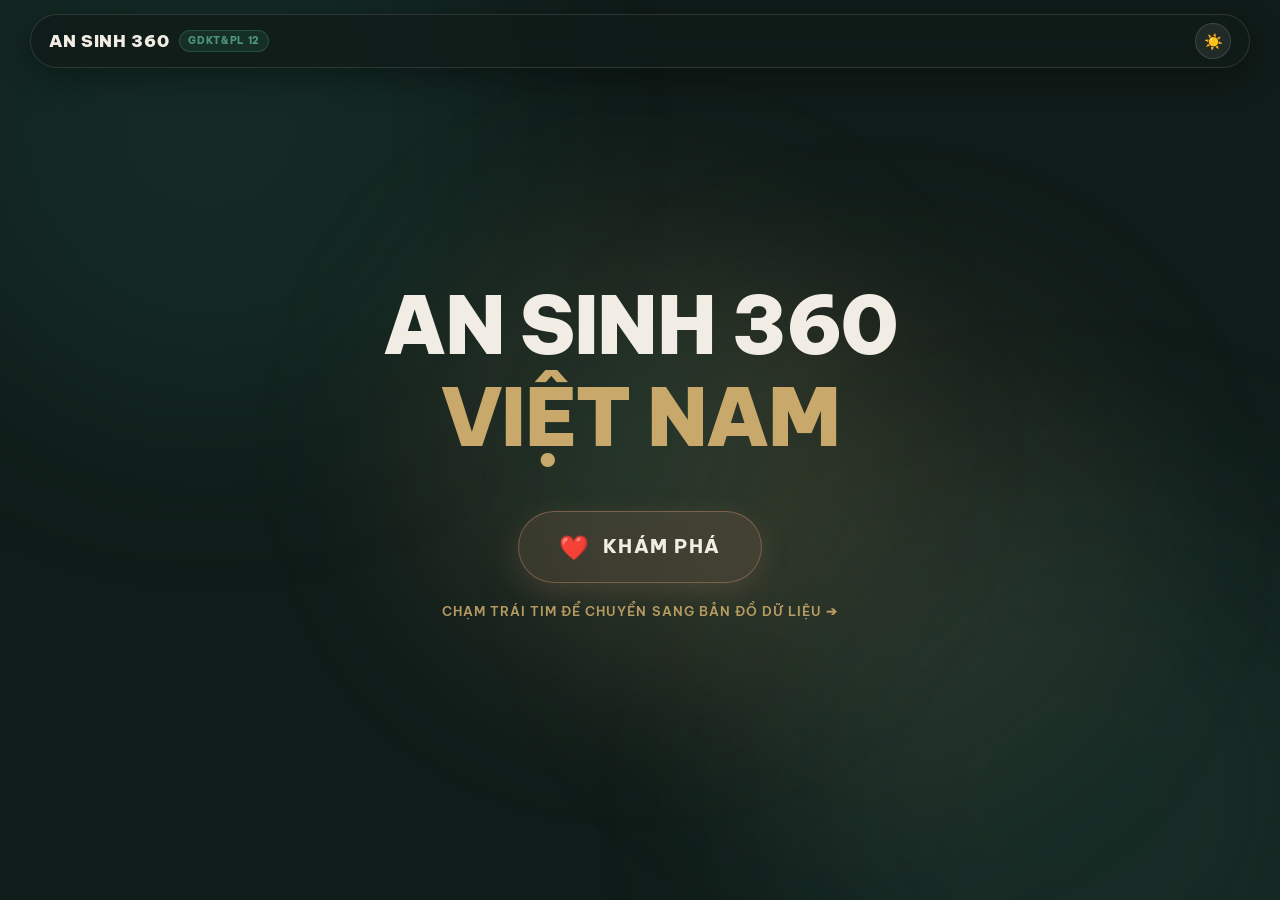
<file: index.html>
<!DOCTYPE html>
<html lang="vi" data-theme="dark">
<head>
  <meta charset="UTF-8" />
  <meta name="viewport" content="width=device-width, initial-scale=1.0" />
  <title>An Sinh 360 - Việt Nam | Môn GDKT&PL 12</title>
  <link rel="stylesheet" href="css/style.css" />
  <script>
    // Khởi tạo theme sớm để tránh chớp màn hình
    const savedTheme = localStorage.getItem('as360_theme') || 'dark';
    document.documentElement.setAttribute('data-theme', savedTheme);
  </script>
</head>
<body>
  <!-- Aurora Background -->
  <div class="aurora-container" aria-hidden="true">
    <div class="aurora-blob aurora-1"></div>
    <div class="aurora-blob aurora-2"></div>
    <div class="aurora-blob aurora-3"></div>
  </div>

  <!-- Minimal Header for Home -->
  <header class="site-header">
    <div class="nav-wrapper">
      <a href="index.html" class="nav-brand">
        <span>AN SINH 360</span>
        <span class="nav-brand-tag">GDKT&PL 12</span>
      </a>
      <div class="nav-actions">
        <button class="theme-toggle-btn" aria-label="Đổi giao diện Sáng / Tối" title="Đổi giao diện">☀️</button>
      </div>
    </div>
  </header>

  <!-- Hero Content (Tối giản theo yêu cầu mục 0) -->
  <main class="hero-wrapper">
    <div class="hero-glow-sphere" aria-hidden="true"></div>

    <h1 class="hero-title">
      <span class="hero-title-top">AN SINH 360</span>
      <span class="hero-title-bottom">VIỆT NAM</span>
    </h1>

    <a href="Trang con/map.html" class="hero-heart-btn" id="explore-btn" aria-label="Khám phá An Sinh 360">
      <span class="heart-icon">❤️</span>
      <span>Khám phá</span>
    </a>

    <div class="hero-hint">
      Chạm trái tim để chuyển sang Bản đồ dữ liệu ➔
    </div>
  </main>

  <script src="js/main.js"></script>
</body>
</html>
</file>
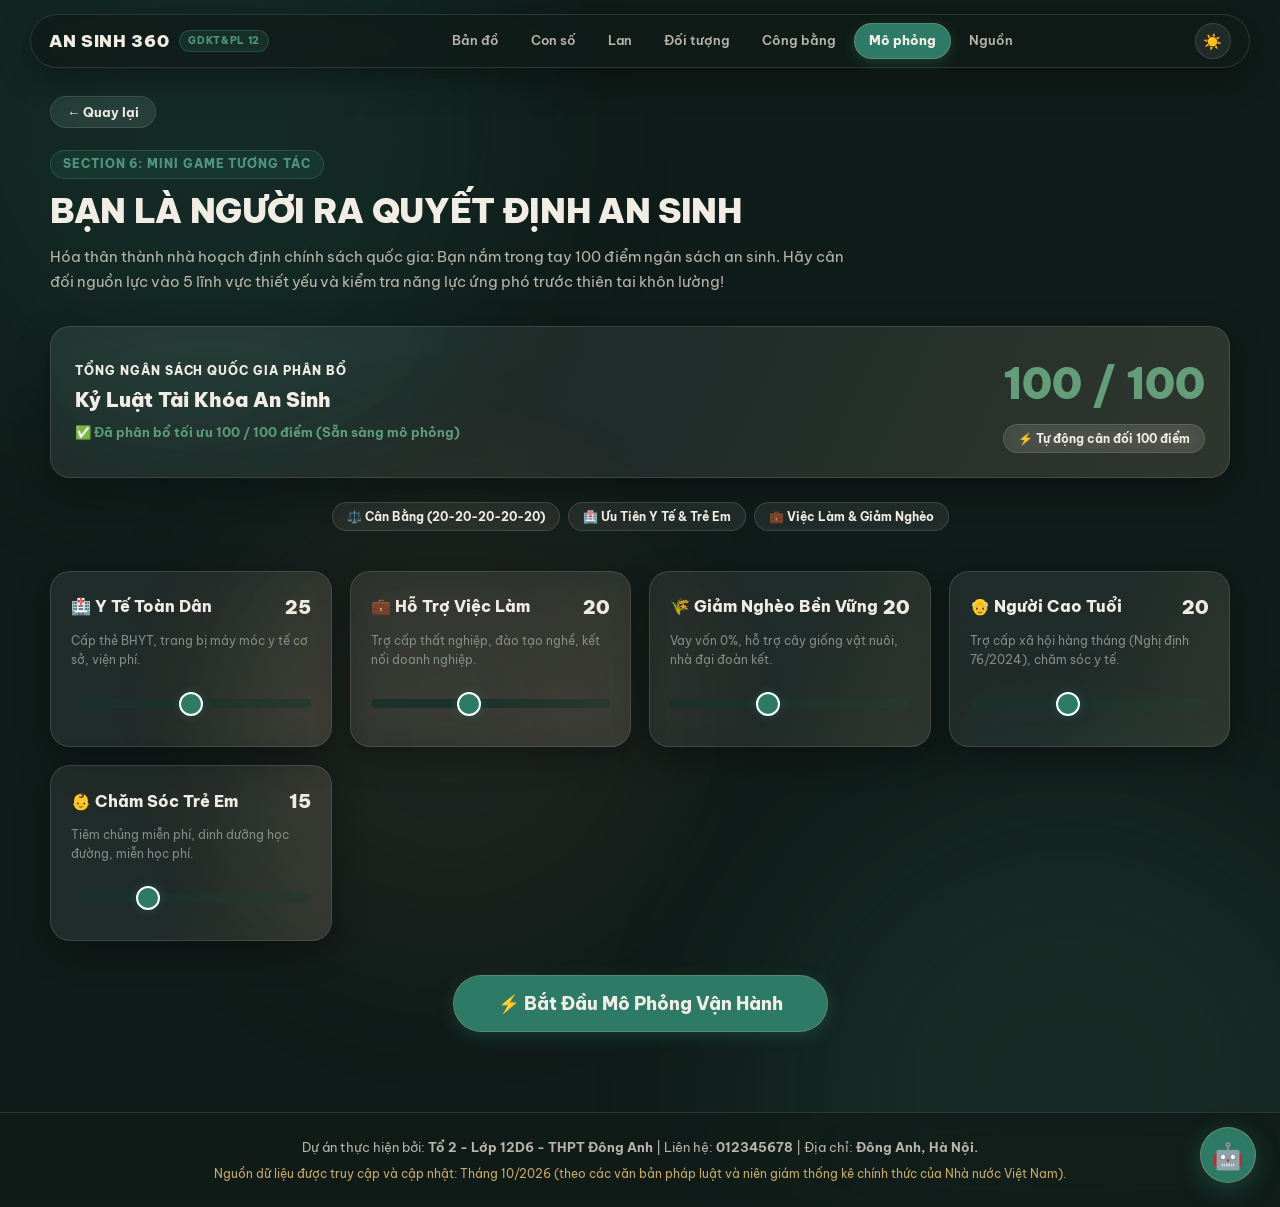
<file: Trang con/game.html>
<!DOCTYPE html>
<html lang="vi" data-theme="dark">
<head>
  <meta charset="UTF-8" />
  <meta name="viewport" content="width=device-width, initial-scale=1.0" />
  <title>Mô Phỏng Ra Quyết Định | An Sinh 360 - Việt Nam</title>
  <link rel="stylesheet" href="../css/style.css" />
  <script>
    const savedTheme = localStorage.getItem('as360_theme') || 'dark';
    document.documentElement.setAttribute('data-theme', savedTheme);
  </script>
</head>
<body>
  <!-- Aurora Background -->
  <div class="aurora-container" aria-hidden="true">
    <div class="aurora-blob aurora-1"></div>
    <div class="aurora-blob aurora-4"></div>
    <div class="aurora-blob aurora-2"></div>
  </div>

  <!-- Global Header -->
  <header class="site-header">
    <div class="nav-wrapper">
      <a href="../index.html" class="nav-brand">
        <span>AN SINH 360</span>
        <span class="nav-brand-tag">GDKT&PL 12</span>
      </a>

      <ul class="nav-menu">
        <li><a href="map.html" class="nav-link">Bản đồ</a></li>
        <li><a href="numbers.html" class="nav-link">Con số</a></li>
        <li><a href="lan.html" class="nav-link">Lan</a></li>
        <li><a href="people.html" class="nav-link">Đối tượng</a></li>
        <li><a href="fairness.html" class="nav-link">Công bằng</a></li>
        <li><a href="game.html" class="nav-link active">Mô phỏng</a></li>
        <li><a href="sources.html" class="nav-link">Nguồn</a></li>
      </ul>

      <div class="nav-actions">
        <button class="theme-toggle-btn" aria-label="Đổi giao diện Sáng / Tối" title="Đổi giao diện">☀️</button>
        <button class="mobile-toggle-btn" aria-label="Mở menu điều hướng">☰</button>
      </div>
    </div>

    <!-- Mobile Drawer -->
    <div class="mobile-drawer">
      <a href="../index.html" class="nav-link">Trang chủ</a>
      <a href="map.html" class="nav-link">Bản đồ</a>
      <a href="numbers.html" class="nav-link">Con số</a>
      <a href="lan.html" class="nav-link">Lan</a>
      <a href="people.html" class="nav-link">Đối tượng</a>
      <a href="fairness.html" class="nav-link">Công bằng</a>
      <a href="game.html" class="nav-link active">Mô phỏng</a>
      <a href="sources.html" class="nav-link">Nguồn</a>
    </div>
  </header>

  <!-- Main Content -->
  <main class="main-content">
    <div class="back-btn-container">
      <button class="back-button" onclick="goBack()" aria-label="Quay lại trang trước">
        ← Quay lại
      </button>
    </div>

    <div class="section-badge">Section 6: Mini Game Tương Tác</div>
    <h1 class="section-title">BẠN LÀ NGƯỜI RA QUYẾT ĐỊNH AN SINH</h1>
    <p class="section-subtitle">
      Hóa thân thành nhà hoạch định chính sách quốc gia: Bạn nắm trong tay 100 điểm ngân sách an sinh. Hãy cân đối nguồn lực vào 5 lĩnh vực thiết yếu và kiểm tra năng lực ứng phó trước thiên tai khôn lường!
    </p>

    <!-- Game Dashboard -->
    <div class="game-dashboard">
      <!-- Meter Card (Khung Động) -->
      <div class="dynamic-frame budget-meter-card">
        <div style="flex: 1;">
          <div style="font-size: 0.75rem; font-weight: 800; text-transform: uppercase; color: var(--accent-cyan); letter-spacing: 0.08em; margin-bottom: 4px;">
            Tổng Ngân Sách Quốc Gia Phân Bổ
          </div>
          <h2 style="font-size: 1.25rem; font-weight: 900;">Kỷ Luật Tài Khóa An Sinh</h2>
          <div id="budget-status-text" style="font-size: 0.825rem; font-weight: 700; margin-top: 6px; color: var(--color-success);">
            ✅ Đã phân bổ 100 / 100 điểm (Hợp lệ, sẵn sàng mô phỏng)
          </div>
        </div>

        <div style="text-align: right;">
          <div class="budget-score" id="budget-total">
            100 / 100
          </div>
          <button type="button" id="auto-balance-btn" class="glass-btn" style="padding: 6px 14px; font-size: 0.75rem; border-radius: 999px; margin-top: 6px; background: rgba(255,255,255,0.08);">
            ⚡ Tự động cân đối 100 điểm
          </button>
        </div>
      </div>

      <!-- Quick Preset Suggestions -->
      <div style="display: flex; gap: 8px; flex-wrap: wrap; margin-bottom: 16px; justify-content: center;">
        <button type="button" class="glass-btn preset-btn" data-preset="balanced" style="font-size: 0.75rem; padding: 6px 14px; border-radius: 999px;">
          ⚖️ Cân Bằng (20-20-20-20-20)
        </button>
        <button type="button" class="glass-btn preset-btn" data-preset="health" style="font-size: 0.75rem; padding: 6px 14px; border-radius: 999px;">
          🏥 Ưu Tiên Y Tế & Trẻ Em
        </button>
        <button type="button" class="glass-btn preset-btn" data-preset="growth" style="font-size: 0.75rem; padding: 6px 14px; border-radius: 999px;">
          💼 Việc Làm & Giảm Nghèo
        </button>
      </div>

      <!-- 5 Sliders Grid (Khung Động) -->
      <div class="game-sliders-grid">
        <!-- 1. Y tế -->
        <div class="dynamic-frame game-slider-card">
          <div style="display: flex; justify-content: space-between; align-items: center; margin-bottom: 8px;">
            <span style="font-weight: 800; font-size: 1rem;">🏥 Y Tế Toàn Dân</span>
            <span id="val-yte" style="font-weight: 900; color: var(--accent-cyan); font-size: 1.2rem;">25</span>
          </div>
          <div style="font-size: 0.75rem; color: var(--text-muted); margin-bottom: 12px;">
            Cấp thẻ BHYT, trang bị máy móc y tế cơ sở, viện phí.
          </div>
          <input type="range" min="0" max="50" value="25" class="slider-input" id="slider-yte" aria-label="Ngân sách Y tế" />
        </div>

        <!-- 2. Việc làm -->
        <div class="dynamic-frame game-slider-card">
          <div style="display: flex; justify-content: space-between; align-items: center; margin-bottom: 8px;">
            <span style="font-weight: 800; font-size: 1rem;">💼 Hỗ Trợ Việc Làm</span>
            <span id="val-vieclam" style="font-weight: 900; color: var(--accent-indigo); font-size: 1.2rem;">20</span>
          </div>
          <div style="font-size: 0.75rem; color: var(--text-muted); margin-bottom: 12px;">
            Trợ cấp thất nghiệp, đào tạo nghề, kết nối doanh nghiệp.
          </div>
          <input type="range" min="0" max="50" value="20" class="slider-input" id="slider-vieclam" aria-label="Ngân sách Việc làm" />
        </div>

        <!-- 3. Giảm nghèo -->
        <div class="dynamic-frame game-slider-card">
          <div style="display: flex; justify-content: space-between; align-items: center; margin-bottom: 8px;">
            <span style="font-weight: 800; font-size: 1rem;">🌾 Giảm Nghèo Bền Vững</span>
            <span id="val-giamngheo" style="font-weight: 900; color: var(--accent-teal); font-size: 1.2rem;">20</span>
          </div>
          <div style="font-size: 0.75rem; color: var(--text-muted); margin-bottom: 12px;">
            Vay vốn 0%, hỗ trợ cây giống vật nuôi, nhà đại đoàn kết.
          </div>
          <input type="range" min="0" max="50" value="20" class="slider-input" id="slider-giamngheo" aria-label="Ngân sách Giảm nghèo" />
        </div>

        <!-- 4. Người già -->
        <div class="dynamic-frame game-slider-card">
          <div style="display: flex; justify-content: space-between; align-items: center; margin-bottom: 8px;">
            <span style="font-weight: 800; font-size: 1rem;">👴 Người Cao Tuổi</span>
            <span id="val-nguoigia" style="font-weight: 900; color: var(--accent-amber); font-size: 1.2rem;">20</span>
          </div>
          <div style="font-size: 0.75rem; color: var(--text-muted); margin-bottom: 12px;">
            Trợ cấp xã hội hàng tháng (Nghị định 76/2024), chăm sóc y tế.
          </div>
          <input type="range" min="0" max="50" value="20" class="slider-input" id="slider-nguoigia" aria-label="Ngân sách Người già" />
        </div>

        <!-- 5. Trẻ em -->
        <div class="dynamic-frame game-slider-card">
          <div style="display: flex; justify-content: space-between; align-items: center; margin-bottom: 8px;">
            <span style="font-weight: 800; font-size: 1rem;">👶 Chăm Sóc Trẻ Em</span>
            <span id="val-treem" style="font-weight: 900; color: var(--accent-emerald); font-size: 1.2rem;">15</span>
          </div>
          <div style="font-size: 0.75rem; color: var(--text-muted); margin-bottom: 12px;">
            Tiêm chủng miễn phí, dinh dưỡng học đường, miễn học phí.
          </div>
          <input type="range" min="0" max="50" value="15" class="slider-input" id="slider-treem" aria-label="Ngân sách Trẻ em" />
        </div>
      </div>

      <!-- Action Button -->
      <div style="text-align: center; margin: 10px 0 20px;">
        <button class="glass-btn btn-primary" id="start-sim-btn" style="padding: 16px 44px; font-size: 1.1rem; border-radius: 999px;">
          ⚡ Bắt Đầu Mô Phỏng Vận Hành
        </button>
      </div>

      <!-- Results Section (Khung Động) -->
      <div id="normal-result-section" class="dynamic-frame" style="display: none; padding: 32px; border-color: rgba(20, 184, 166, 0.4);">
        <div id="result-badge" class="section-badge" style="background: rgba(16, 185, 129, 0.15); color: var(--accent-emerald); border-color: rgba(16, 185, 129, 0.3);">
          Kết Quả Vận Hành 1 Năm Bình Yên
        </div>
        <h2 id="result-title" class="section-title" style="font-size: 1.6rem; margin-bottom: 16px;">
          ĐÁNH GIÁ CHỈ SỐ PHÁT TRIỂN XÃ HỘI
        </h2>

        <!-- Alert note if disaster happened and was recovered -->
        <div id="result-disaster-alert" style="display: none; padding: 14px 18px; border-radius: 12px; background: rgba(239, 68, 68, 0.15); border: 1px solid rgba(239, 68, 68, 0.4); margin-bottom: 20px; font-size: 0.875rem; color: #fca5a5;">
          <strong>🛡️ Phục hồi khẩn cấp:</strong> Đã phân bổ thành công <strong>30 điểm Quỹ dự phòng an sinh</strong> (Y tế khẩn cấp: +<span id="disaster-res-yte">15</span> điểm | Cứu trợ giảm nghèo: +<span id="disaster-res-giamngheo">15</span> điểm) giúp đất nước đứng vững sau bão!
        </div>

        <div style="display: grid; grid-template-columns: repeat(auto-fit, minmax(220px, 1fr)); gap: 14px; margin-bottom: 24px;">
          <!-- 1. Y tế -->
          <div class="result-metric-card" id="card-result-yte">
            <div>
              <div style="font-size: 0.75rem; color: var(--text-muted); font-weight: 700;">Chỉ Số Sức Khỏe</div>
              <div style="font-weight: 800; font-size: 1.05rem;">Bao Phủ Y Tế</div>
              <div id="desc-result-yte" style="font-size: 0.7rem; color: var(--text-muted); margin-top: 2px;">95% dân số có BHYT</div>
            </div>
            <div id="val-result-yte" class="arrow-up">↑ 95%</div>
          </div>

          <!-- 2. Thất nghiệp -->
          <div class="result-metric-card" id="card-result-vieclam">
            <div>
              <div style="font-size: 0.75rem; color: var(--text-muted); font-weight: 700;">Tỷ Lệ Lao Động</div>
              <div style="font-weight: 800; font-size: 1.05rem;">Thất Nghiệp</div>
              <div id="desc-result-vieclam" style="font-size: 0.7rem; color: var(--text-muted); margin-top: 2px;">Thị trường ổn định</div>
            </div>
            <div id="val-result-vieclam" class="arrow-down">↓ 2,1%</div>
          </div>

          <!-- 3. Giảm nghèo -->
          <div class="result-metric-card" id="card-result-giamngheo">
            <div>
              <div style="font-size: 0.75rem; color: var(--text-muted); font-weight: 700;">Xóa Đói Giảm Nghèo</div>
              <div style="font-weight: 800; font-size: 1.05rem;">Hộ Thoát Nghèo</div>
              <div id="desc-result-giamngheo" style="font-size: 0.7rem; color: var(--text-muted); margin-top: 2px;">Tín dụng chính sách</div>
            </div>
            <div id="val-result-giamngheo" class="arrow-up">↑ 92%</div>
          </div>

          <!-- 4. Người già -->
          <div class="result-metric-card" id="card-result-nguoigia">
            <div>
              <div style="font-size: 0.75rem; color: var(--text-muted); font-weight: 700;">Hạnh Phúc Tuổi Già</div>
              <div style="font-weight: 800; font-size: 1.05rem;">Trợ Cấp Người Già</div>
              <div id="desc-result-nguoigia" style="font-size: 0.7rem; color: var(--text-muted); margin-top: 2px;">Trợ cấp 500k & BHYT</div>
            </div>
            <div id="val-result-nguoigia" class="arrow-up">↑ 89%</div>
          </div>

          <!-- 5. Trẻ em -->
          <div class="result-metric-card" id="card-result-treem">
            <div>
              <div style="font-size: 0.75rem; color: var(--text-muted); font-weight: 700;">Thế Hệ Tương Lai</div>
              <div style="font-weight: 800; font-size: 1.05rem;">Quyền Trẻ Em</div>
              <div id="desc-result-treem" style="font-size: 0.7rem; color: var(--text-muted); margin-top: 2px;">Tiêm chủng & học đường</div>
            </div>
            <div id="val-result-treem" class="arrow-up">↑ 96%</div>
          </div>
        </div>

        <div id="res-commentary" style="background: rgba(255,255,255,0.05); border-radius: 14px; padding: 18px; font-size: 0.9rem; line-height: 1.6; color: var(--text-secondary);">
          <strong>Đúc kết bài học (GDKT&PL 12):</strong> Ngân sách an sinh xã hội được phân bổ cân bằng và khoa học giúp nền kinh tế vận hành hài hòa: Nâng cao chất lượng nguồn nhân lực, giữ vững trật tự an toàn xã hội và tạo bệ phóng phát triển kinh tế bền vững!
        </div>

        <div style="margin-top: 16px; text-align: center;">
          <a href="sources.html" class="source-badge-link">
            Xem cơ sở dữ liệu & Văn bản pháp luật chi tiết ↗
          </a>
        </div>
      </div>
    </div>
  </main>

  <!-- Random Disaster Alert Modal -->
  <div class="modal-backdrop" id="disaster-modal" role="dialog" aria-modal="true">
    <div class="modal-dialog disaster-alert-modal">
      <div style="font-size: 3.5rem; margin-bottom: 12px;">🚨</div>
      <h2 style="font-size: 1.8rem; font-weight: 900; margin-bottom: 8px;">
        CẢNH BÁO: SIÊU BÃO CÀN QUÉT!
      </h2>
      <p style="font-size: 0.95rem; margin-bottom: 20px; opacity: 0.95; line-height: 1.5;">
        Cơn bão lịch sử đổ bộ làm sập đổ nhiều trạm y tế và cuốn trôi mùa màng của hàng nghìn hộ nông dân!
        <br />
        <strong>Ngân sách Y tế = 0 | Ngân sách Giảm nghèo = 0</strong>
      </p>

      <!-- Quỹ dự phòng 30 điểm -->
      <div style="background: rgba(0, 0, 0, 0.35); border-radius: 20px; padding: 22px; margin-bottom: 24px; text-align: left;">
        <div style="display: flex; justify-content: space-between; align-items: center; margin-bottom: 16px;">
          <span style="font-weight: 800; font-size: 1.1rem; color: #fde047;">🛡️ KÍCH HOẠT QUỸ DỰ PHÒNG KHẨN CẤP</span>
          <span id="res-total" style="font-weight: 900; font-size: 1.2rem; color: #ffffff;">30 / 30 điểm</span>
        </div>

        <!-- Reserve Y tế -->
        <div style="margin-bottom: 14px;">
          <div style="display: flex; justify-content: space-between; font-size: 0.85rem; font-weight: 700; margin-bottom: 4px;">
            <span>Y tế khẩn cấp:</span>
            <span id="res-val-yte">15</span>
          </div>
          <input type="range" min="5" max="25" value="15" class="slider-input" id="res-slider-yte" aria-label="Quỹ Y tế khẩn cấp" />
        </div>

        <!-- Reserve Giảm nghèo -->
        <div>
          <div style="display: flex; justify-content: space-between; font-size: 0.85rem; font-weight: 700; margin-bottom: 4px;">
            <span>Cứu trợ giảm nghèo bão lũ:</span>
            <span id="res-val-giamngheo">15</span>
          </div>
          <input type="range" min="5" max="25" value="15" class="slider-input" id="res-slider-giamngheo" aria-label="Quỹ Cứu trợ giảm nghèo" />
        </div>
      </div>

      <button class="glass-btn" id="confirm-reserve-btn" style="background: #ffffff; color: #ef4444; font-weight: 900; padding: 14px 36px; border-radius: 999px; font-size: 1rem;">
        Phân Bổ Lại Quỹ Dự Phòng & Cứu Trợ
      </button>
    </div>
  </div>

  <!-- Global Footer -->
  <footer class="site-footer">
    <div class="footer-content">
      Dự án thực hiện bởi: <strong>Tổ 2 - Lớp 12D6 - THPT Đông Anh</strong> | Liên hệ: <strong>012345678</strong> | Địa chỉ: <strong>Đông Anh, Hà Nội.</strong>
      <div style="font-size: 0.725rem; color: var(--color-accent); margin-top: 6px;">
        Nguồn dữ liệu được truy cập và cập nhật: Tháng 10/2026 (theo các văn bản pháp luật và niên giám thống kê chính thức của Nhà nước Việt Nam).
      </div>
    </div>
  </footer>

  <script src="../js/main.js"></script>
  <script src="../js/game.js"></script>
  <script src="../js/chatbot.js"></script>
</body>
</html>
</file>
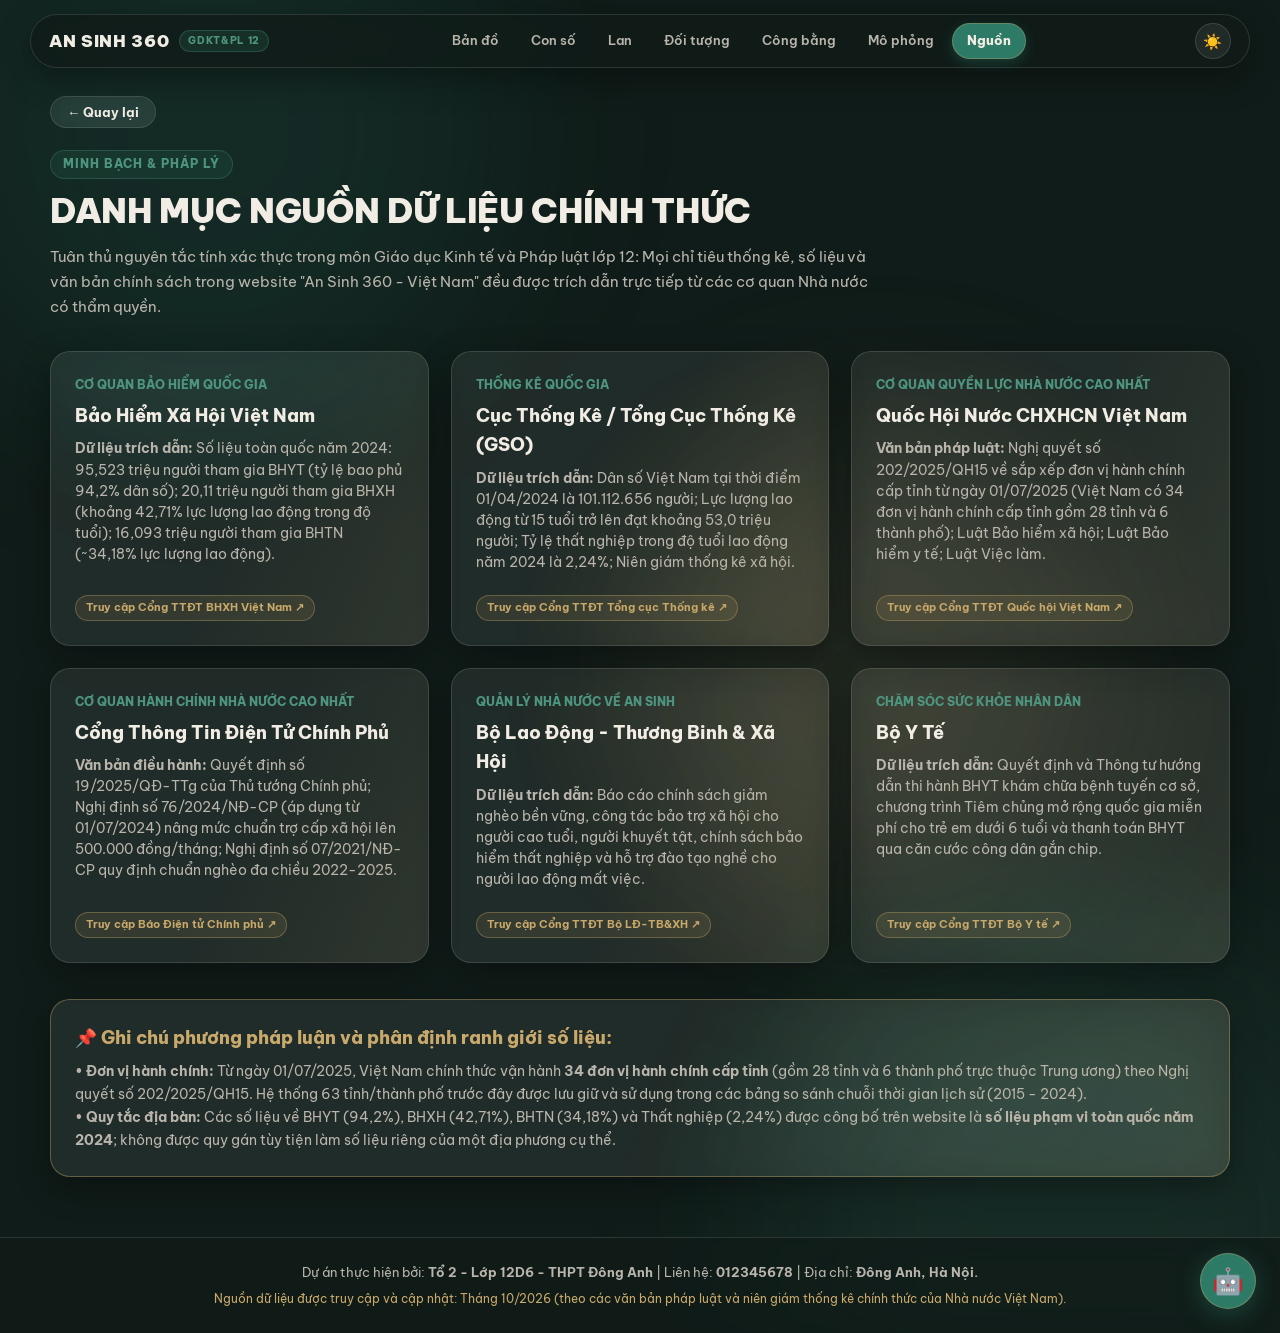
<file: Trang con/sources.html>
<!DOCTYPE html>
<html lang="vi" data-theme="dark">
<head>
  <meta charset="UTF-8" />
  <meta name="viewport" content="width=device-width, initial-scale=1.0" />
  <title>Nguồn Dữ Liệu Chính Thức | An Sinh 360 - Việt Nam</title>
  <link rel="stylesheet" href="../css/style.css" />
  <script>
    const savedTheme = localStorage.getItem('as360_theme') || 'dark';
    document.documentElement.setAttribute('data-theme', savedTheme);
  </script>
</head>
<body>
  <!-- Aurora Background (Dịu Mắt) -->
  <div class="aurora-container" aria-hidden="true">
    <div class="aurora-blob aurora-1"></div>
    <div class="aurora-blob aurora-2"></div>
    <div class="aurora-blob aurora-3"></div>
  </div>

  <!-- Global Header -->
  <header class="site-header">
    <div class="nav-wrapper">
      <a href="../index.html" class="nav-brand">
        <span>AN SINH 360</span>
        <span class="nav-brand-tag">GDKT&PL 12</span>
      </a>

      <ul class="nav-menu">
        <li><a href="map.html" class="nav-link">Bản đồ</a></li>
        <li><a href="numbers.html" class="nav-link">Con số</a></li>
        <li><a href="lan.html" class="nav-link">Lan</a></li>
        <li><a href="people.html" class="nav-link">Đối tượng</a></li>
        <li><a href="fairness.html" class="nav-link">Công bằng</a></li>
        <li><a href="game.html" class="nav-link">Mô phỏng</a></li>
        <li><a href="sources.html" class="nav-link active">Nguồn</a></li>
      </ul>

      <div class="nav-actions">
        <button class="theme-toggle-btn" aria-label="Đổi giao diện Sáng / Tối" title="Đổi giao diện">☀️</button>
        <button class="mobile-toggle-btn" aria-label="Mở menu điều hướng">☰</button>
      </div>
    </div>

    <!-- Mobile Drawer -->
    <div class="mobile-drawer">
      <a href="../index.html" class="nav-link">Trang chủ</a>
      <a href="map.html" class="nav-link">Bản đồ</a>
      <a href="numbers.html" class="nav-link">Con số</a>
      <a href="lan.html" class="nav-link">Lan</a>
      <a href="people.html" class="nav-link">Đối tượng</a>
      <a href="fairness.html" class="nav-link">Công bằng</a>
      <a href="game.html" class="nav-link">Mô phỏng</a>
      <a href="sources.html" class="nav-link active">Nguồn</a>
    </div>
  </header>

  <!-- Main Content -->
  <main class="main-content">
    <div class="back-btn-container">
      <button class="back-button" onclick="goBack()" aria-label="Quay lại trang trước">
        ← Quay lại
      </button>
    </div>

    <div class="section-badge">Minh Bạch & Pháp Lý</div>
    <h1 class="section-title">DANH MỤC NGUỒN DỮ LIỆU CHÍNH THỨC</h1>
    <p class="section-subtitle">
      Tuân thủ nguyên tắc tính xác thực trong môn Giáo dục Kinh tế và Pháp luật lớp 12: Mọi chỉ tiêu thống kê, số liệu và văn bản chính sách trong website "An Sinh 360 - Việt Nam" đều được trích dẫn trực tiếp từ các cơ quan Nhà nước có thẩm quyền.
    </p>

    <!-- Sources Grid -->
    <div class="sources-grid">
      <!-- 1. BHXH Việt Nam -->
      <div class="dynamic-frame source-item-card">
        <div>
          <div class="source-org-badge">Cơ Quan Bảo Hiểm Quốc Gia</div>
          <h2 class="source-title">Bảo Hiểm Xã Hội Việt Nam</h2>
          <p class="source-desc">
            <strong>Dữ liệu trích dẫn:</strong> Số liệu toàn quốc năm 2024: 95,523 triệu người tham gia BHYT (tỷ lệ bao phủ 94,2% dân số); 20,11 triệu người tham gia BHXH (khoảng 42,71% lực lượng lao động trong độ tuổi); 16,093 triệu người tham gia BHTN (~34,18% lực lượng lao động).
          </p>
        </div>
        <div>
          <a href="https://baohiemxahoi.gov.vn" target="_blank" rel="noopener" class="source-badge-link">
            Truy cập Cổng TTĐT BHXH Việt Nam ↗
          </a>
        </div>
      </div>

      <!-- 2. Cục Thống Kê / Tổng cục Thống kê -->
      <div class="dynamic-frame source-item-card">
        <div>
          <div class="source-org-badge">Thống Kê Quốc Gia</div>
          <h2 class="source-title">Cục Thống Kê / Tổng Cục Thống Kê (GSO)</h2>
          <p class="source-desc">
            <strong>Dữ liệu trích dẫn:</strong> Dân số Việt Nam tại thời điểm 01/04/2024 là 101.112.656 người; Lực lượng lao động từ 15 tuổi trở lên đạt khoảng 53,0 triệu người; Tỷ lệ thất nghiệp trong độ tuổi lao động năm 2024 là 2,24%; Niên giám thống kê xã hội.
          </p>
        </div>
        <div>
          <a href="https://www.gso.gov.vn" target="_blank" rel="noopener" class="source-badge-link">
            Truy cập Cổng TTĐT Tổng cục Thống kê ↗
          </a>
        </div>
      </div>

      <!-- 3. Quốc hội Việt Nam -->
      <div class="dynamic-frame source-item-card">
        <div>
          <div class="source-org-badge">Cơ Quan Quyền Lực Nhà Nước Cao Nhất</div>
          <h2 class="source-title">Quốc Hội Nước CHXHCN Việt Nam</h2>
          <p class="source-desc">
            <strong>Văn bản pháp luật:</strong> Nghị quyết số 202/2025/QH15 về sắp xếp đơn vị hành chính cấp tỉnh từ ngày 01/07/2025 (Việt Nam có 34 đơn vị hành chính cấp tỉnh gồm 28 tỉnh và 6 thành phố); Luật Bảo hiểm xã hội; Luật Bảo hiểm y tế; Luật Việc làm.
          </p>
        </div>
        <div>
          <a href="https://quochoi.vn" target="_blank" rel="noopener" class="source-badge-link">
            Truy cập Cổng TTĐT Quốc hội Việt Nam ↗
          </a>
        </div>
      </div>

      <!-- 4. Cổng TTĐT Chính phủ -->
      <div class="dynamic-frame source-item-card">
        <div>
          <div class="source-org-badge">Cơ Quan Hành Chính Nhà Nước Cao Nhất</div>
          <h2 class="source-title">Cổng Thông Tin Điện Tử Chính Phủ</h2>
          <p class="source-desc">
            <strong>Văn bản điều hành:</strong> Quyết định số 19/2025/QĐ-TTg của Thủ tướng Chính phủ; Nghị định số 76/2024/NĐ-CP (áp dụng từ 01/07/2024) nâng mức chuẩn trợ cấp xã hội lên 500.000 đồng/tháng; Nghị định số 07/2021/NĐ-CP quy định chuẩn nghèo đa chiều 2022-2025.
          </p>
        </div>
        <div>
          <a href="https://chinhphu.vn" target="_blank" rel="noopener" class="source-badge-link">
            Truy cập Báo Điện tử Chính phủ ↗
          </a>
        </div>
      </div>

      <!-- 5. Bộ Lao động - Thương binh và Xã hội -->
      <div class="dynamic-frame source-item-card">
        <div>
          <div class="source-org-badge">Quản Lý Nhà Nước Về An Sinh</div>
          <h2 class="source-title">Bộ Lao Động - Thương Binh & Xã Hội</h2>
          <p class="source-desc">
            <strong>Dữ liệu trích dẫn:</strong> Báo cáo chính sách giảm nghèo bền vững, công tác bảo trợ xã hội cho người cao tuổi, người khuyết tật, chính sách bảo hiểm thất nghiệp và hỗ trợ đào tạo nghề cho người lao động mất việc.
          </p>
        </div>
        <div>
          <a href="https://molisa.gov.vn" target="_blank" rel="noopener" class="source-badge-link">
            Truy cập Cổng TTĐT Bộ LĐ-TB&XH ↗
          </a>
        </div>
      </div>

      <!-- 6. Bộ Y tế -->
      <div class="dynamic-frame source-item-card">
        <div>
          <div class="source-org-badge">Chăm Sóc Sức Khỏe Nhân Dân</div>
          <h2 class="source-title">Bộ Y Tế</h2>
          <p class="source-desc">
            <strong>Dữ liệu trích dẫn:</strong> Quyết định và Thông tư hướng dẫn thi hành BHYT khám chữa bệnh tuyến cơ sở, chương trình Tiêm chủng mở rộng quốc gia miễn phí cho trẻ em dưới 6 tuổi và thanh toán BHYT qua căn cước công dân gắn chip.
          </p>
        </div>
        <div>
          <a href="https://moh.gov.vn" target="_blank" rel="noopener" class="source-badge-link">
            Truy cập Cổng TTĐT Bộ Y tế ↗
          </a>
        </div>
      </div>
    </div>

    <!-- Methodology & Timeline Note -->
    <div class="dynamic-frame" style="margin-top: 36px; padding: 24px; border-color: rgba(200, 169, 107, 0.4);">
      <h3 style="font-size: 1.1rem; font-weight: 800; color: var(--color-accent); margin-bottom: 8px;">
        📌 Ghi chú phương pháp luận và phân định ranh giới số liệu:
      </h3>
      <p style="font-size: 0.875rem; color: var(--text-secondary); line-height: 1.65;">
        • <strong>Đơn vị hành chính:</strong> Từ ngày 01/07/2025, Việt Nam chính thức vận hành <strong>34 đơn vị hành chính cấp tỉnh</strong> (gồm 28 tỉnh và 6 thành phố trực thuộc Trung ương) theo Nghị quyết số 202/2025/QH15. Hệ thống 63 tỉnh/thành phố trước đây được lưu giữ và sử dụng trong các bảng so sánh chuỗi thời gian lịch sử (2015 - 2024).
        <br />
        • <strong>Quy tắc địa bàn:</strong> Các số liệu về BHYT (94,2%), BHXH (42,71%), BHTN (34,18%) và Thất nghiệp (2,24%) được công bố trên website là <strong>số liệu phạm vi toàn quốc năm 2024</strong>; không được quy gán tùy tiện làm số liệu riêng của một địa phương cụ thể.
      </p>
    </div>
  </main>

  <!-- Global Footer -->
  <footer class="site-footer">
    <div class="footer-content">
      Dự án thực hiện bởi: <strong>Tổ 2 - Lớp 12D6 - THPT Đông Anh</strong> | Liên hệ: <strong>012345678</strong> | Địa chỉ: <strong>Đông Anh, Hà Nội.</strong>
      <div style="font-size: 0.725rem; color: var(--color-accent); margin-top: 6px;">
        Nguồn dữ liệu được truy cập và cập nhật: Tháng 10/2026 (theo các văn bản pháp luật và niên giám thống kê chính thức của Nhà nước Việt Nam).
      </div>
    </div>
  </footer>

  <script src="../js/main.js"></script>
  <script src="../js/chatbot.js"></script>
</body>
</html>
</file>
<file: css/style.css>
/* ==========================================================================
   AN SINH 360 - VIỆT NAM | BẢNG MÀU CHUẨN MỰC & TRẦM ẤM (VIETNAM DIGITAL EXHIBIT)
   Tuân thủ nghiêm ngặt bảng màu tự nhiên, trang nhã, không đau mắt:
   - Dark Mode: #101C19, #162521, Text #F1EDE4, Primary #2D7A67, Accent #C8A96B
   - Light Mode: #F4F0E8, #EAE5DA, Text #18302A, Primary #276B5A, Accent #A67C43
   - Font: Be Vietnam Pro
   ========================================================================== */

@import url('https://fonts.googleapis.com/css2?family=Be+Vietnam+Pro:ital,wght@0,300;0,400;0,500;0,600;0,700;0,800;0,900;1,400;1,600&display=swap');

:root {
  /* DARK THEME (CHUẨN MỰC THEO QUY ĐỊNH XXXVIII) */
  --bg-primary: #101C19;
  --bg-secondary: #162521;
  --glass-bg: rgba(255, 255, 255, 0.07);
  --glass-bg-hover: rgba(255, 255, 255, 0.12);
  --glass-border: rgba(255, 255, 255, 0.12);
  --glass-border-hover: rgba(200, 169, 107, 0.45);
  --glass-shadow: 0 10px 32px 0 rgba(0, 0, 0, 0.35);

  --color-primary: #2D7A67;
  --color-secondary: #4E9580;
  --color-accent: #C8A96B;
  --color-warm: #B98268;
  --text-primary: #F1EDE4;
  --text-secondary: #B9B5AC;
  --text-muted: #848C87;

  --color-success: #5E9C7A;
  --color-warning: #C99955;
  --color-danger: #B85C5C;

  /* AURORA DỊU MẮT (XANH RÊU, NGỌC TRẦM, VÀNG CHAMPAGNE, TERRACOTTA) */
  --aurora-1: rgba(45, 122, 103, 0.25);
  --aurora-2: rgba(78, 149, 128, 0.20);
  --aurora-3: rgba(200, 169, 107, 0.15);
  --aurora-4: rgba(185, 130, 104, 0.14);

  --nav-bg: rgba(16, 28, 25, 0.88);
  --modal-overlay: rgba(10, 18, 16, 0.82);
  --slider-track: #1c312b;
  --shimmer-gradient: linear-gradient(115deg, transparent 20%, rgba(200, 169, 107, 0.3) 45%, rgba(78, 149, 128, 0.35) 55%, transparent 80%);
}

[data-theme="light"] {
  /* LIGHT THEME (CHUẨN MỰC THEO QUY ĐỊNH XXXVIII - GIẤY ẤM & DỊU MẮT) */
  --bg-primary: #F4F0E8;
  --bg-secondary: #EAE5DA;
  --glass-bg: rgba(255, 255, 255, 0.65);
  --glass-bg-hover: rgba(255, 255, 255, 0.88);
  --glass-border: rgba(39, 107, 90, 0.18);
  --glass-border-hover: rgba(39, 107, 90, 0.45);
  --glass-shadow: 0 8px 24px rgba(24, 48, 42, 0.06);

  --color-primary: #276B5A;
  --color-secondary: #4C8B78;
  --color-accent: #A67C43;
  --color-warm: #9E644E;
  --text-primary: #18302A;
  --text-secondary: #59635E;
  --text-muted: #7A8580;

  --color-success: #3F7A5B;
  --color-warning: #B37D36;
  --color-danger: #9E4545;

  /* AURORA LIGHT (MỜ NHẸ NHÀNG, KHÔNG CHÓI) */
  --aurora-1: rgba(39, 107, 90, 0.12);
  --aurora-2: rgba(76, 139, 120, 0.10);
  --aurora-3: rgba(166, 124, 67, 0.08);
  --aurora-4: rgba(158, 100, 78, 0.08);

  --nav-bg: rgba(244, 240, 232, 0.92);
  --modal-overlay: rgba(24, 48, 42, 0.6);
  --slider-track: #d8d2c5;
  --shimmer-gradient: linear-gradient(115deg, transparent 20%, rgba(166, 124, 67, 0.25) 45%, rgba(39, 107, 90, 0.25) 55%, transparent 80%);
}

/* ==========================================================================
   RESET & TYPOGRAPHY
   ========================================================================== */
*, *::before, *::after {
  box-sizing: border-box;
  margin: 0;
  padding: 0;
}

html {
  font-family: 'Be Vietnam Pro', Arial, sans-serif;
  scroll-behavior: smooth;
  font-size: 16px;
  -webkit-font-smoothing: antialiased;
}

body {
  background-color: var(--bg-primary);
  color: var(--text-primary);
  min-height: 100vh;
  display: flex;
  flex-direction: column;
  overflow-x: hidden;
  transition: background-color 0.4s ease, color 0.4s ease;
  line-height: 1.6;
}

/* Page Transition Animations */
body.page-enter {
  animation: pageFadeIn 0.32s cubic-bezier(0.16, 1, 0.3, 1) forwards;
}

body.page-exit {
  animation: pageFadeOut 0.22s cubic-bezier(0.16, 1, 0.3, 1) forwards;
  pointer-events: none;
}

@keyframes pageFadeIn {
  from { opacity: 0; transform: translateY(4px); }
  to { opacity: 1; transform: translateY(0); }
}

@keyframes pageFadeOut {
  from { opacity: 1; transform: translateY(0); }
  to { opacity: 0; transform: translateY(-4px); }
}

a {
  color: inherit;
  text-decoration: none;
}

button {
  cursor: pointer;
  border: none;
  background: none;
  font-family: inherit;
  color: inherit;
}

/* ==========================================================================
   AURORA BACKGROUND (BẢN DỊU MẮT THEO QUY ĐỊNH XXXIX)
   ========================================================================== */
.aurora-container {
  position: fixed;
  inset: 0;
  overflow: hidden;
  pointer-events: none;
  z-index: 0;
}

.aurora-blob {
  position: absolute;
  border-radius: 50%;
  filter: blur(100px);
  opacity: 0.65;
  will-change: transform;
}

.aurora-1 {
  width: 580px;
  height: 580px;
  top: -160px;
  left: -80px;
  background: var(--aurora-1);
  animation: auroraFloat1 28s ease-in-out infinite alternate;
}

.aurora-2 {
  width: 620px;
  height: 620px;
  bottom: -200px;
  right: -100px;
  background: var(--aurora-2);
  animation: auroraFloat2 32s ease-in-out infinite alternate;
}

.aurora-3 {
  width: 500px;
  height: 500px;
  top: 32%;
  right: 12%;
  background: var(--aurora-3);
  animation: auroraFloat3 26s ease-in-out infinite alternate;
}

.aurora-4 {
  width: 440px;
  height: 440px;
  bottom: 22%;
  left: 18%;
  background: var(--aurora-4);
  animation: auroraFloat1 34s ease-in-out infinite alternate reverse;
}

@keyframes auroraFloat1 {
  0% { transform: translate(0, 0) scale(1); }
  50% { transform: translate(90px, 45px) scale(1.08); }
  100% { transform: translate(-45px, 75px) scale(0.95); }
}

@keyframes auroraFloat2 {
  0% { transform: translate(0, 0) scale(1.05); }
  50% { transform: translate(-75px, -60px) scale(0.96); }
  100% { transform: translate(60px, -30px) scale(1.1); }
}

@keyframes auroraFloat3 {
  0% { transform: translate(0, 0) scale(0.94); }
  50% { transform: translate(50px, -80px) scale(1.12); }
  100% { transform: translate(-65px, 40px) scale(1); }
}

/* ==========================================================================
   KHUNG ĐỘNG (DYNAMIC SHIMMER FRAMES - DỊU MẮT & SANG TRỌNG)
   ========================================================================== */
.dynamic-frame {
  position: relative;
  background: var(--glass-bg);
  backdrop-filter: blur(20px);
  -webkit-backdrop-filter: blur(20px);
  border: 1px solid var(--glass-border);
  box-shadow: var(--glass-shadow);
  border-radius: 20px;
  transition: all 0.35s cubic-bezier(0.16, 1, 0.3, 1);
}

.dynamic-frame::before {
  content: '';
  position: absolute;
  inset: -1px;
  border-radius: 21px;
  background: var(--shimmer-gradient);
  background-size: 250% 250%;
  animation: frameShimmer 10s linear infinite;
  z-index: 0;
  opacity: 0.35;
  pointer-events: none;
}

@keyframes frameShimmer {
  0% { background-position: 0% 50%; }
  50% { background-position: 100% 50%; }
  100% { background-position: 0% 50%; }
}

.dynamic-frame:hover {
  transform: translateY(-4px);
  border-color: var(--glass-border-hover);
  box-shadow: 0 14px 36px rgba(0, 0, 0, 0.2);
}

.glass-panel {
  background: var(--glass-bg);
  backdrop-filter: blur(18px);
  -webkit-backdrop-filter: blur(18px);
  border: 1px solid var(--glass-border);
  box-shadow: var(--glass-shadow);
  border-radius: 18px;
  transition: all 0.3s ease;
}

.glass-card {
  background: var(--glass-bg);
  backdrop-filter: blur(16px);
  -webkit-backdrop-filter: blur(16px);
  border: 1px solid var(--glass-border);
  box-shadow: var(--glass-shadow);
  border-radius: 18px;
  padding: 24px;
  transition: all 0.3s ease;
  position: relative;
}

.glass-card:hover {
  background: var(--glass-bg-hover);
  border-color: var(--glass-border-hover);
  transform: translateY(-3px);
}

.glass-btn {
  display: inline-flex;
  align-items: center;
  justify-content: center;
  gap: 8px;
  padding: 9px 20px;
  border-radius: 9999px;
  font-weight: 700;
  font-size: 0.85rem;
  background: var(--glass-bg);
  backdrop-filter: blur(12px);
  border: 1px solid var(--glass-border);
  color: var(--text-primary);
  transition: all 0.25s ease;
  cursor: pointer;
}

.glass-btn:hover {
  background: var(--glass-bg-hover);
  border-color: var(--color-accent);
  color: var(--color-accent);
  transform: translateY(-2px);
}

.btn-primary {
  background: var(--color-primary);
  color: #F1EDE4;
  font-weight: 800;
  border: 1px solid rgba(200, 169, 107, 0.3);
  box-shadow: 0 4px 16px rgba(45, 122, 103, 0.3);
}

.btn-primary:hover {
  background: var(--color-secondary);
  color: #FFFFFF;
  transform: translateY(-2px);
  box-shadow: 0 6px 22px rgba(45, 122, 103, 0.45);
}

.btn-danger {
  background: var(--color-danger);
  color: #FFFFFF;
  font-weight: 800;
  border: none;
  box-shadow: 0 4px 16px rgba(184, 92, 92, 0.35);
}

.btn-danger:hover {
  box-shadow: 0 6px 22px rgba(184, 92, 92, 0.5);
  transform: translateY(-2px);
}

/* Nút Xem Nguồn chuẩn mực (Quy định XLIII) */
.source-badge-link {
  display: inline-flex;
  align-items: center;
  gap: 4px;
  font-size: 0.7rem;
  font-weight: 700;
  color: var(--color-accent);
  background: rgba(200, 169, 107, 0.12);
  border: 1px solid rgba(200, 169, 107, 0.35);
  padding: 3px 10px;
  border-radius: 999px;
  transition: all 0.2s ease;
  margin-top: 6px;
}

.source-badge-link:hover {
  background: var(--color-accent);
  color: #101C19;
  transform: translateY(-1px);
}

/* ==========================================================================
   NAVBAR & HEADER
   ========================================================================== */
.site-header {
  position: fixed;
  top: 14px;
  left: 0;
  right: 0;
  z-index: 50;
  padding: 0 20px;
}

.nav-wrapper {
  max-width: 1220px;
  margin: 0 auto;
  display: flex;
  align-items: center;
  justify-content: space-between;
  padding: 8px 18px;
  border-radius: 9999px;
  background: var(--nav-bg);
  backdrop-filter: blur(20px);
  -webkit-backdrop-filter: blur(20px);
  border: 1px solid var(--glass-border);
  box-shadow: var(--glass-shadow);
}

.nav-brand {
  display: flex;
  align-items: center;
  gap: 10px;
  font-weight: 900;
  font-size: 1.05rem;
  letter-spacing: 0.04em;
  color: var(--text-primary);
}

.nav-brand-tag {
  font-size: 0.65rem;
  font-weight: 800;
  text-transform: uppercase;
  padding: 2px 8px;
  border-radius: 999px;
  background: rgba(45, 122, 103, 0.2);
  color: var(--color-secondary);
  border: 1px solid rgba(78, 149, 128, 0.3);
}

.nav-menu {
  display: flex;
  align-items: center;
  gap: 4px;
  list-style: none;
}

.nav-link {
  display: flex;
  align-items: center;
  gap: 6px;
  padding: 6px 14px;
  border-radius: 9999px;
  font-size: 0.825rem;
  font-weight: 600;
  color: var(--text-secondary);
  transition: all 0.25s ease;
}

.nav-link:hover {
  color: var(--text-primary);
  background: rgba(255, 255, 255, 0.06);
}

.nav-link.active {
  background: var(--color-primary);
  color: #F1EDE4;
  font-weight: 800;
  border: 1px solid rgba(200, 169, 107, 0.35);
  box-shadow: 0 4px 12px rgba(45, 122, 103, 0.35);
}

.nav-actions {
  display: flex;
  align-items: center;
  gap: 8px;
}

.theme-toggle-btn, .mobile-toggle-btn {
  width: 36px;
  height: 36px;
  border-radius: 50%;
  display: flex;
  align-items: center;
  justify-content: center;
  background: var(--glass-bg);
  border: 1px solid var(--glass-border);
  color: var(--text-primary);
  font-size: 0.95rem;
  transition: all 0.25s ease;
}

.theme-toggle-btn:hover, .mobile-toggle-btn:hover {
  transform: scale(1.08);
  border-color: var(--color-accent);
  color: var(--color-accent);
}

.mobile-toggle-btn {
  display: none;
}

/* Mobile Drawer */
.mobile-drawer {
  display: none;
  position: absolute;
  top: calc(100% + 10px);
  left: 20px;
  right: 20px;
  background: var(--nav-bg);
  backdrop-filter: blur(24px);
  -webkit-backdrop-filter: blur(24px);
  border: 1px solid var(--glass-border);
  border-radius: 20px;
  padding: 16px;
  box-shadow: var(--glass-shadow);
  z-index: 49;
  flex-direction: column;
  gap: 8px;
  animation: drawerSlide 0.25s ease forwards;
}

.mobile-drawer.open {
  display: flex;
}

@keyframes drawerSlide {
  from { opacity: 0; transform: translateY(-10px); }
  to { opacity: 1; transform: translateY(0); }
}

/* ==========================================================================
   PAGE LAYOUT & CONTAINER
   ========================================================================== */
.main-content {
  flex: 1;
  position: relative;
  z-index: 10;
  max-width: 1220px;
  width: 100%;
  margin: 0 auto;
  padding: 96px 20px 60px;
}

/* Back Button */
.back-btn-container {
  margin-bottom: 22px;
}

.back-button {
  display: inline-flex;
  align-items: center;
  gap: 8px;
  padding: 7px 16px;
  border-radius: 9999px;
  font-size: 0.825rem;
  font-weight: 700;
  background: var(--glass-bg);
  backdrop-filter: blur(12px);
  border: 1px solid var(--glass-border);
  color: var(--text-primary);
  transition: all 0.25s ease;
}

.back-button:hover {
  background: var(--glass-bg-hover);
  border-color: var(--color-accent);
  color: var(--color-accent);
  transform: translateX(-3px);
}

/* Section Header */
.section-badge {
  display: inline-flex;
  align-items: center;
  gap: 6px;
  font-size: 0.725rem;
  font-weight: 800;
  text-transform: uppercase;
  letter-spacing: 0.08em;
  padding: 4px 12px;
  border-radius: 999px;
  background: rgba(45, 122, 103, 0.16);
  color: var(--color-secondary);
  border: 1px solid rgba(78, 149, 128, 0.3);
  margin-bottom: 10px;
}

.section-title {
  font-size: 2.1rem;
  font-weight: 900;
  letter-spacing: -0.01em;
  line-height: 1.3;
  margin-bottom: 12px;
  color: var(--text-primary);
}

.section-subtitle {
  font-size: 0.95rem;
  color: var(--text-secondary);
  line-height: 1.65;
  max-width: 820px;
  margin-bottom: 32px;
}

/* ==========================================================================
   PAGE 0: HERO (index.html)
   ========================================================================== */
.hero-wrapper {
  height: 100vh;
  display: flex;
  flex-direction: column;
  align-items: center;
  justify-content: center;
  text-align: center;
  padding: 20px;
  position: relative;
  overflow: hidden;
}

.hero-glow-sphere {
  position: absolute;
  width: 520px;
  height: 520px;
  border-radius: 50%;
  background: radial-gradient(circle, rgba(45, 122, 103, 0.22) 0%, rgba(200, 169, 107, 0.15) 50%, transparent 70%);
  filter: blur(80px);
  pointer-events: none;
  animation: pulseGlow 7s ease-in-out infinite alternate;
}

@keyframes pulseGlow {
  0% { transform: scale(0.92); opacity: 0.45; }
  100% { transform: scale(1.1); opacity: 0.75; }
}

.hero-title {
  font-size: clamp(2.4rem, 6.5vw, 5rem);
  font-weight: 900;
  letter-spacing: -0.02em;
  line-height: 1.15;
  text-transform: uppercase;
  margin-bottom: 24px;
  position: relative;
  z-index: 2;
  color: var(--text-primary);
}

.hero-title-top {
  display: block;
  color: var(--text-primary);
}

.hero-title-bottom {
  display: block;
  color: var(--color-accent);
}

.hero-heart-btn {
  position: relative;
  z-index: 2;
  margin-top: 24px;
  display: inline-flex;
  align-items: center;
  justify-content: center;
  gap: 12px;
  padding: 16px 40px;
  border-radius: 9999px;
  background: rgba(185, 130, 104, 0.16);
  border: 1.5px solid rgba(185, 130, 104, 0.5);
  box-shadow: 0 8px 28px rgba(185, 130, 104, 0.22);
  backdrop-filter: blur(16px);
  color: var(--text-primary);
  font-size: 1.2rem;
  font-weight: 800;
  letter-spacing: 0.08em;
  text-transform: uppercase;
  transition: all 0.3s cubic-bezier(0.16, 1, 0.3, 1);
  cursor: pointer;
}

.hero-heart-btn:hover {
  background: rgba(185, 130, 104, 0.26);
  border-color: var(--color-accent);
  transform: translateY(-3px) scale(1.03);
  box-shadow: 0 12px 36px rgba(185, 130, 104, 0.35);
}

.heart-icon {
  font-size: 1.5rem;
  display: inline-block;
  color: #B98268;
  animation: heartbeat 1.6s ease-in-out infinite;
}

@keyframes heartbeat {
  0%, 100% { transform: scale(1); }
  14% { transform: scale(1.24); }
  28% { transform: scale(1); }
  42% { transform: scale(1.15); }
  70% { transform: scale(1); }
}

.hero-hint {
  margin-top: 18px;
  font-size: 0.8rem;
  font-weight: 600;
  letter-spacing: 0.08em;
  text-transform: uppercase;
  color: var(--color-accent);
  opacity: 0.9;
}

/* ==========================================================================
   PAGE 1: MAP (map.html)
   ========================================================================== */
.map-layout-grid {
  display: grid;
  grid-template-columns: 1fr 1fr;
  gap: 32px;
  align-items: start;
}

.map-container-card {
  position: relative;
  padding: 24px;
  display: flex;
  flex-direction: column;
  align-items: center;
}

.vietnam-svg-wrapper {
  width: 100%;
  max-width: 460px;
  position: relative;
  border-radius: 18px;
  overflow: hidden;
  background: rgba(16, 28, 25, 0.3);
  border: 1px solid var(--glass-border);
  padding: 10px;
}

.official-map-img {
  width: 100%;
  height: auto;
  display: block;
  border-radius: 14px;
}

.map-pins-layer {
  position: absolute;
  inset: 0;
  width: 100%;
  height: 100%;
}

.map-pin {
  position: absolute;
  cursor: pointer;
  transform: translate(-50%, -50%);
  display: flex;
  align-items: center;
  gap: 4px;
  transition: transform 0.25s ease;
  z-index: 10;
}

.map-pin:hover {
  transform: translate(-50%, -50%) scale(1.18);
  z-index: 20;
}

.map-pin.pin-left {
  flex-direction: row-reverse;
}

.map-pin-dot {
  width: 11px;
  height: 11px;
  border-radius: 50%;
  background: var(--color-accent);
  border: 2px solid #FFFFFF;
  box-shadow: 0 0 8px var(--color-accent);
  position: relative;
}

.map-pin.active .map-pin-dot {
  background: var(--color-primary);
  box-shadow: 0 0 12px var(--color-primary);
  transform: scale(1.25);
}

.map-pin-radar {
  position: absolute;
  inset: -5px;
  border-radius: 50%;
  border: 1.5px solid var(--color-accent);
  animation: radarWave 2.4s ease-out infinite;
}

@keyframes radarWave {
  0% { transform: scale(0.6); opacity: 0.9; }
  100% { transform: scale(2.2); opacity: 0; }
}

.map-pin-label {
  font-size: 10px;
  font-weight: 800;
  color: var(--text-primary);
  background: var(--nav-bg);
  padding: 2px 6px;
  border-radius: 5px;
  border: 1px solid var(--glass-border);
  white-space: nowrap;
  pointer-events: none;
}

.island-highlight-tag {
  background: rgba(200, 169, 107, 0.2);
  border-color: var(--color-accent);
  color: var(--color-accent);
}

/* Horizontal Timeline */
.timeline-bar {
  display: flex;
  align-items: center;
  justify-content: space-between;
  padding: 6px;
  margin-bottom: 22px;
  border-radius: 999px;
}

.timeline-year-btn {
  flex: 1;
  padding: 9px 12px;
  border-radius: 999px;
  font-size: 0.85rem;
  font-weight: 800;
  color: var(--text-secondary);
  transition: all 0.25s ease;
  text-align: center;
}

.timeline-year-btn:hover {
  color: var(--text-primary);
  background: rgba(255, 255, 255, 0.08);
}

.timeline-year-btn.active {
  background: var(--color-primary);
  color: #F1EDE4;
  border: 1px solid rgba(200, 169, 107, 0.35);
  box-shadow: 0 4px 14px rgba(45, 122, 103, 0.35);
}

/* Stats Cards Grid */
.stats-cards-grid {
  display: grid;
  grid-template-columns: repeat(2, 1fr);
  gap: 16px;
  margin-bottom: 20px;
}

.stat-item-card {
  padding: 20px;
  display: flex;
  flex-direction: column;
  justify-content: space-between;
}

.stat-number {
  font-size: 1.85rem;
  font-weight: 900;
  letter-spacing: -0.02em;
  color: var(--color-accent);
  margin-bottom: 4px;
}

.stat-label {
  font-size: 0.85rem;
  font-weight: 800;
  color: var(--text-primary);
  margin-bottom: 6px;
}

.stat-source {
  font-size: 0.725rem;
  color: var(--text-muted);
  line-height: 1.4;
}

.stats-hero-img-box {
  border-radius: 18px;
  overflow: hidden;
  height: 190px;
  position: relative;
}

.stats-hero-img-box img {
  width: 100%;
  height: 100%;
  object-fit: cover;
}

.stats-hero-img-caption {
  position: absolute;
  bottom: 0;
  left: 0;
  right: 0;
  background: linear-gradient(to top, rgba(16, 28, 25, 0.95), transparent);
  padding: 14px;
  font-size: 0.775rem;
  color: #F1EDE4;
  line-height: 1.45;
}

/* ==========================================================================
   PAGE 2: NUMBERS (numbers.html)
   ========================================================================== */
.numbers-story-container {
  display: flex;
  flex-direction: column;
  gap: 36px;
}

.story-card-large {
  padding: 36px 30px;
  display: flex;
  flex-direction: column;
  align-items: center;
  text-align: center;
}

.story-question {
  font-size: 1.2rem;
  font-weight: 700;
  color: var(--text-secondary);
  margin-bottom: 14px;
}

.story-counter-giant {
  font-size: clamp(3rem, 7.5vw, 5.5rem);
  font-weight: 900;
  letter-spacing: -0.02em;
  color: var(--color-accent);
  margin-bottom: 12px;
}

.story-caption {
  font-size: 0.95rem;
  color: var(--text-secondary);
  max-width: 650px;
  line-height: 1.65;
}

.punchline-box {
  margin-top: 36px;
  padding: 50px 20px;
  text-align: center;
}

.punchline-sub {
  font-size: 1.35rem;
  font-weight: 800;
  letter-spacing: 0.12em;
  text-transform: uppercase;
  color: var(--text-secondary);
  margin-bottom: 10px;
}

.punchline-main {
  font-size: clamp(3.2rem, 9vw, 7.5rem);
  font-weight: 900;
  letter-spacing: 0.04em;
  text-transform: uppercase;
  color: var(--color-warm);
}

/* ==========================================================================
   PAGE 3: LAN'S LIFE (lan.html)
   ========================================================================== */
.vertical-timeline {
  position: relative;
  margin: 36px auto;
  padding-left: 36px;
  border-left: 2px solid var(--glass-border);
}

.timeline-point {
  position: relative;
  margin-bottom: 44px;
}

.timeline-dot {
  position: absolute;
  left: -46px;
  top: 6px;
  width: 20px;
  height: 20px;
  border-radius: 50%;
  background: var(--bg-primary);
  border: 3px solid var(--color-primary);
  box-shadow: 0 0 10px var(--color-primary);
  transition: all 0.3s ease;
}

.timeline-point:hover .timeline-dot {
  transform: scale(1.25);
  border-color: var(--color-accent);
}

.timeline-dot.danger-dot {
  border-color: var(--color-danger);
  box-shadow: 0 0 12px var(--color-danger);
  animation: dangerPulse 1.4s infinite;
}

@keyframes dangerPulse {
  0%, 100% { transform: scale(1); opacity: 1; }
  50% { transform: scale(1.3); opacity: 0.8; }
}

.timeline-card {
  padding: 22px;
  display: grid;
  grid-template-columns: 1fr 180px;
  gap: 20px;
  align-items: center;
}

.timeline-card.danger-card {
  border-color: rgba(184, 92, 92, 0.45);
  background: rgba(184, 92, 92, 0.08);
}

.timeline-card-img {
  width: 100%;
  height: 120px;
  border-radius: 12px;
  overflow: hidden;
  border: 1px solid var(--glass-border);
}

.timeline-card-img img {
  width: 100%;
  height: 100%;
  object-fit: cover;
}

.point-time-tag {
  font-size: 0.75rem;
  font-weight: 800;
  text-transform: uppercase;
  color: var(--color-accent);
  margin-bottom: 6px;
}

.point-title {
  font-size: 1.15rem;
  font-weight: 800;
  margin-bottom: 8px;
  color: var(--text-primary);
}

.point-desc {
  font-size: 0.875rem;
  color: var(--text-secondary);
  line-height: 1.55;
}

/* Flash Overlay */
#flash-overlay {
  position: fixed;
  inset: 0;
  pointer-events: none;
  z-index: 999;
  background: transparent;
  transition: background-color 0.15s ease;
}

#flash-overlay.flashing {
  background: rgba(184, 92, 92, 0.65);
}

body.shaking {
  animation: screenShake 0.4s cubic-bezier(0.36, 0.07, 0.19, 0.97) both;
}

@keyframes screenShake {
  10%, 90% { transform: translate3d(-3px, 0, 0); }
  20%, 80% { transform: translate3d(4px, 0, 0); }
  30%, 50%, 70% { transform: translate3d(-5px, 0, 0); }
  40%, 60% { transform: translate3d(5px, 0, 0); }
}

/* ==========================================================================
   PAGE 4: PEOPLE (people.html)
   ========================================================================== */
.people-cards-grid {
  display: grid;
  grid-template-columns: repeat(auto-fit, minmax(280px, 1fr));
  gap: 22px;
}

.people-avatar-card {
  padding: 22px;
  display: flex;
  flex-direction: column;
  justify-content: space-between;
  cursor: pointer;
  animation: floatCard 7s ease-in-out infinite alternate;
}

.people-avatar-card:nth-child(2) { animation-delay: 1.2s; }
.people-avatar-card:nth-child(3) { animation-delay: 2.4s; }
.people-avatar-card:nth-child(4) { animation-delay: 3.6s; }
.people-avatar-card:nth-child(5) { animation-delay: 4.8s; }

@keyframes floatCard {
  0% { transform: translateY(0); }
  100% { transform: translateY(-8px); }
}

.people-avatar-card:hover {
  transform: translateY(-12px) !important;
  border-color: var(--color-accent);
}

.people-emoji-badge {
  font-size: 2.4rem;
  margin-bottom: 10px;
}

.people-name {
  font-size: 1.2rem;
  font-weight: 800;
  margin-bottom: 4px;
  color: var(--text-primary);
}

.people-tag {
  font-size: 0.725rem;
  font-weight: 800;
  color: var(--color-secondary);
  text-transform: uppercase;
  margin-bottom: 14px;
}

.people-card-img {
  width: 100%;
  height: 180px;
  border-radius: 14px;
  overflow: hidden;
  margin-bottom: 14px;
  border: 1px solid var(--glass-border);
}

.people-card-img img {
  width: 100%;
  height: 100%;
  object-fit: cover;
  transition: transform 0.6s ease;
}

.people-avatar-card:hover .people-card-img img {
  transform: scale(1.06);
}

/* ==========================================================================
   PAGE 5: FAIRNESS (fairness.html)
   ========================================================================== */
.fairness-split-grid {
  display: grid;
  grid-template-columns: 1fr 1fr;
  gap: 28px;
  margin-bottom: 32px;
}

.person-card {
  padding: 24px;
  display: flex;
  flex-direction: column;
}

.person-img-box {
  width: 100%;
  height: 240px;
  border-radius: 16px;
  overflow: hidden;
  margin-bottom: 16px;
  border: 1px solid var(--glass-border);
}

.person-img-box img {
  width: 100%;
  height: 100%;
  object-fit: cover;
  transition: filter 0.4s ease;
}

.slider-control-box {
  padding: 26px;
  margin-bottom: 32px;
  text-align: center;
}

.slider-input {
  width: 100%;
  height: 9px;
  border-radius: 999px;
  background: var(--slider-track);
  outline: none;
  margin: 18px 0;
  -webkit-appearance: none;
  cursor: pointer;
}

.slider-input::-webkit-slider-thumb {
  -webkit-appearance: none;
  width: 24px;
  height: 24px;
  border-radius: 50%;
  background: var(--color-primary);
  border: 2.5px solid #FFFFFF;
  box-shadow: 0 0 10px rgba(45, 122, 103, 0.4);
  cursor: pointer;
  transition: transform 0.15s ease;
}

.slider-input::-webkit-slider-thumb:hover {
  transform: scale(1.2);
}

.fairness-quote-banner {
  padding: 22px;
  text-align: center;
  font-size: 1.05rem;
  font-weight: 700;
  line-height: 1.6;
  color: var(--text-primary);
}

/* ==========================================================================
   PAGE 6: GAME SIMULATOR (game.html)
   ========================================================================== */
.game-dashboard {
  display: flex;
  flex-direction: column;
  gap: 24px;
}

.budget-meter-card {
  padding: 24px;
  display: flex;
  align-items: center;
  justify-content: space-between;
}

.budget-score {
  font-size: 2.6rem;
  font-weight: 900;
  color: var(--color-accent);
}

.game-sliders-grid {
  display: grid;
  grid-template-columns: repeat(auto-fit, minmax(280px, 1fr));
  gap: 18px;
}

.game-slider-card {
  padding: 20px;
}

.disaster-alert-modal {
  background: rgba(184, 92, 92, 0.96);
  color: #FFFFFF;
  border-radius: 24px;
  padding: 32px;
  text-align: center;
}

.result-metric-card {
  background: var(--glass-bg);
  border: 1px solid var(--glass-border);
  border-radius: 16px;
  padding: 16px;
  display: flex;
  align-items: center;
  justify-content: space-between;
}

.arrow-up {
  color: var(--color-success);
  font-weight: 900;
  font-size: 1.35rem;
}

.arrow-down {
  color: var(--color-danger);
  font-weight: 900;
  font-size: 1.35rem;
}

/* ==========================================================================
   SOURCES DIRECTORY (sources.html)
   ========================================================================== */
.sources-grid {
  display: grid;
  grid-template-columns: repeat(auto-fit, minmax(320px, 1fr));
  gap: 22px;
}

.source-item-card {
  padding: 24px;
  display: flex;
  flex-direction: column;
  justify-content: space-between;
}

.source-org-badge {
  font-size: 0.725rem;
  font-weight: 800;
  text-transform: uppercase;
  color: var(--color-secondary);
  margin-bottom: 6px;
}

.source-title {
  font-size: 1.15rem;
  font-weight: 800;
  color: var(--text-primary);
  margin-bottom: 8px;
}

.source-desc {
  font-size: 0.85rem;
  color: var(--text-secondary);
  line-height: 1.55;
  margin-bottom: 16px;
}

/* ==========================================================================
   MODAL WINDOW (GLOBAL)
   ========================================================================== */
.modal-backdrop {
  display: none;
  position: fixed;
  inset: 0;
  z-index: 100;
  background: var(--modal-overlay);
  backdrop-filter: blur(16px);
  -webkit-backdrop-filter: blur(16px);
  align-items: center;
  justify-content: center;
  padding: 20px;
  opacity: 0;
  transition: opacity 0.3s ease;
}

.modal-backdrop.open {
  display: flex;
  opacity: 1;
}

.modal-dialog {
  padding: 30px;
  max-width: 620px;
  width: 100%;
  max-height: 90vh;
  overflow-y: auto;
  position: relative;
  transform: translateY(16px) scale(0.97);
  transition: transform 0.3s cubic-bezier(0.16, 1, 0.3, 1);
}

.modal-backdrop.open .modal-dialog {
  transform: translateY(0) scale(1);
}

.modal-close-btn {
  position: absolute;
  top: 16px;
  right: 16px;
  width: 34px;
  height: 34px;
  border-radius: 50%;
  display: flex;
  align-items: center;
  justify-content: center;
  background: var(--glass-bg);
  border: 1px solid var(--glass-border);
  color: var(--text-primary);
  font-size: 1rem;
  transition: all 0.2s ease;
}

.modal-close-btn:hover {
  background: var(--color-danger);
  color: #FFFFFF;
  transform: scale(1.08);
}

/* ==========================================================================
   LOCAL MOCK CHATBOT
   ========================================================================== */
.chatbot-trigger-btn {
  position: fixed;
  bottom: 24px;
  right: 24px;
  width: 56px;
  height: 56px;
  border-radius: 50%;
  background: var(--color-primary);
  color: #F1EDE4;
  box-shadow: 0 6px 24px rgba(45, 122, 103, 0.4);
  border: 1.5px solid rgba(200, 169, 107, 0.4);
  display: flex;
  align-items: center;
  justify-content: center;
  font-size: 1.6rem;
  cursor: pointer;
  z-index: 60;
  transition: all 0.3s ease;
}

.chatbot-trigger-btn:hover {
  transform: scale(1.1);
  background: var(--color-secondary);
}

.chatbot-window {
  display: none;
  position: fixed;
  bottom: 92px;
  right: 24px;
  width: 360px;
  max-width: calc(100vw - 48px);
  height: 510px;
  background: var(--nav-bg);
  backdrop-filter: blur(24px);
  -webkit-backdrop-filter: blur(24px);
  border: 1px solid var(--glass-border);
  border-radius: 22px;
  box-shadow: 0 16px 45px rgba(0, 0, 0, 0.4);
  z-index: 60;
  flex-direction: column;
  overflow: hidden;
}

.chatbot-window.open {
  display: flex;
}

.chat-header {
  padding: 14px 18px;
  background: rgba(255, 255, 255, 0.04);
  border-bottom: 1px solid var(--glass-border);
  display: flex;
  align-items: center;
  justify-content: space-between;
}

.chat-messages {
  flex: 1;
  padding: 16px;
  overflow-y: auto;
  display: flex;
  flex-direction: column;
  gap: 12px;
}

.chat-msg {
  max-width: 86%;
  padding: 10px 14px;
  border-radius: 14px;
  font-size: 0.825rem;
  line-height: 1.45;
}

.chat-msg.bot {
  background: var(--glass-bg);
  border: 1px solid var(--glass-border);
  color: var(--text-primary);
  align-self: flex-start;
  border-bottom-left-radius: 4px;
}

.chat-msg.user {
  background: var(--color-primary);
  color: #F1EDE4;
  font-weight: 600;
  align-self: flex-end;
  border-bottom-right-radius: 4px;
}

.chat-chips {
  padding: 8px 14px;
  display: flex;
  gap: 6px;
  overflow-x: auto;
  border-top: 1px solid var(--glass-border);
}

.chat-chip {
  padding: 4px 10px;
  border-radius: 999px;
  font-size: 0.725rem;
  font-weight: 600;
  background: rgba(255, 255, 255, 0.06);
  border: 1px solid var(--glass-border);
  color: var(--color-accent);
  white-space: nowrap;
  cursor: pointer;
  transition: all 0.2s ease;
}

.chat-chip:hover {
  background: var(--color-accent);
  color: #101C19;
}

.chat-input-bar {
  padding: 12px 14px;
  border-top: 1px solid var(--glass-border);
  display: flex;
  gap: 8px;
}

.chat-input-field {
  flex: 1;
  padding: 8px 14px;
  border-radius: 999px;
  border: 1px solid var(--glass-border);
  background: var(--glass-bg);
  color: var(--text-primary);
  font-size: 0.825rem;
  outline: none;
}

.chat-send-btn {
  width: 36px;
  height: 36px;
  border-radius: 50%;
  background: var(--color-primary);
  color: #F1EDE4;
  display: flex;
  align-items: center;
  justify-content: center;
  font-weight: 800;
  font-size: 0.95rem;
}

/* ==========================================================================
   FOOTER
   ========================================================================== */
.site-footer {
  margin-top: auto;
  position: relative;
  z-index: 10;
  padding: 24px 20px;
  border-top: 1px solid var(--glass-border);
  background: var(--nav-bg);
  backdrop-filter: blur(16px);
  -webkit-backdrop-filter: blur(16px);
  text-align: center;
  font-size: 0.8rem;
  color: var(--text-secondary);
}

.footer-content {
  max-width: 1220px;
  margin: 0 auto;
  line-height: 1.65;
}

/* ==========================================================================
   RESPONSIVE DESIGN (360px -> 1440px)
   ========================================================================== */
@media (max-width: 992px) {
  .nav-menu {
    display: none;
  }
  .mobile-toggle-btn {
    display: flex;
  }
  .map-layout-grid {
    grid-template-columns: 1fr;
  }
  .timeline-card {
    grid-template-columns: 1fr;
  }
  .timeline-card-img {
    height: 160px;
  }
  .fairness-split-grid {
    grid-template-columns: 1fr;
  }
}

@media (max-width: 640px) {
  .main-content {
    padding: 90px 14px 40px;
  }
  .section-title {
    font-size: 1.65rem;
  }
  .stats-cards-grid {
    grid-template-columns: 1fr;
  }
  .timeline-year-btn {
    font-size: 0.75rem;
    padding: 8px 6px;
  }
  .vertical-timeline {
    padding-left: 24px;
  }
  .timeline-dot {
    left: -35px;
    width: 18px;
    height: 18px;
  }
  .chatbot-window {
    width: calc(100vw - 32px);
    right: 16px;
    bottom: 84px;
    height: 480px;
  }
}
</file>
